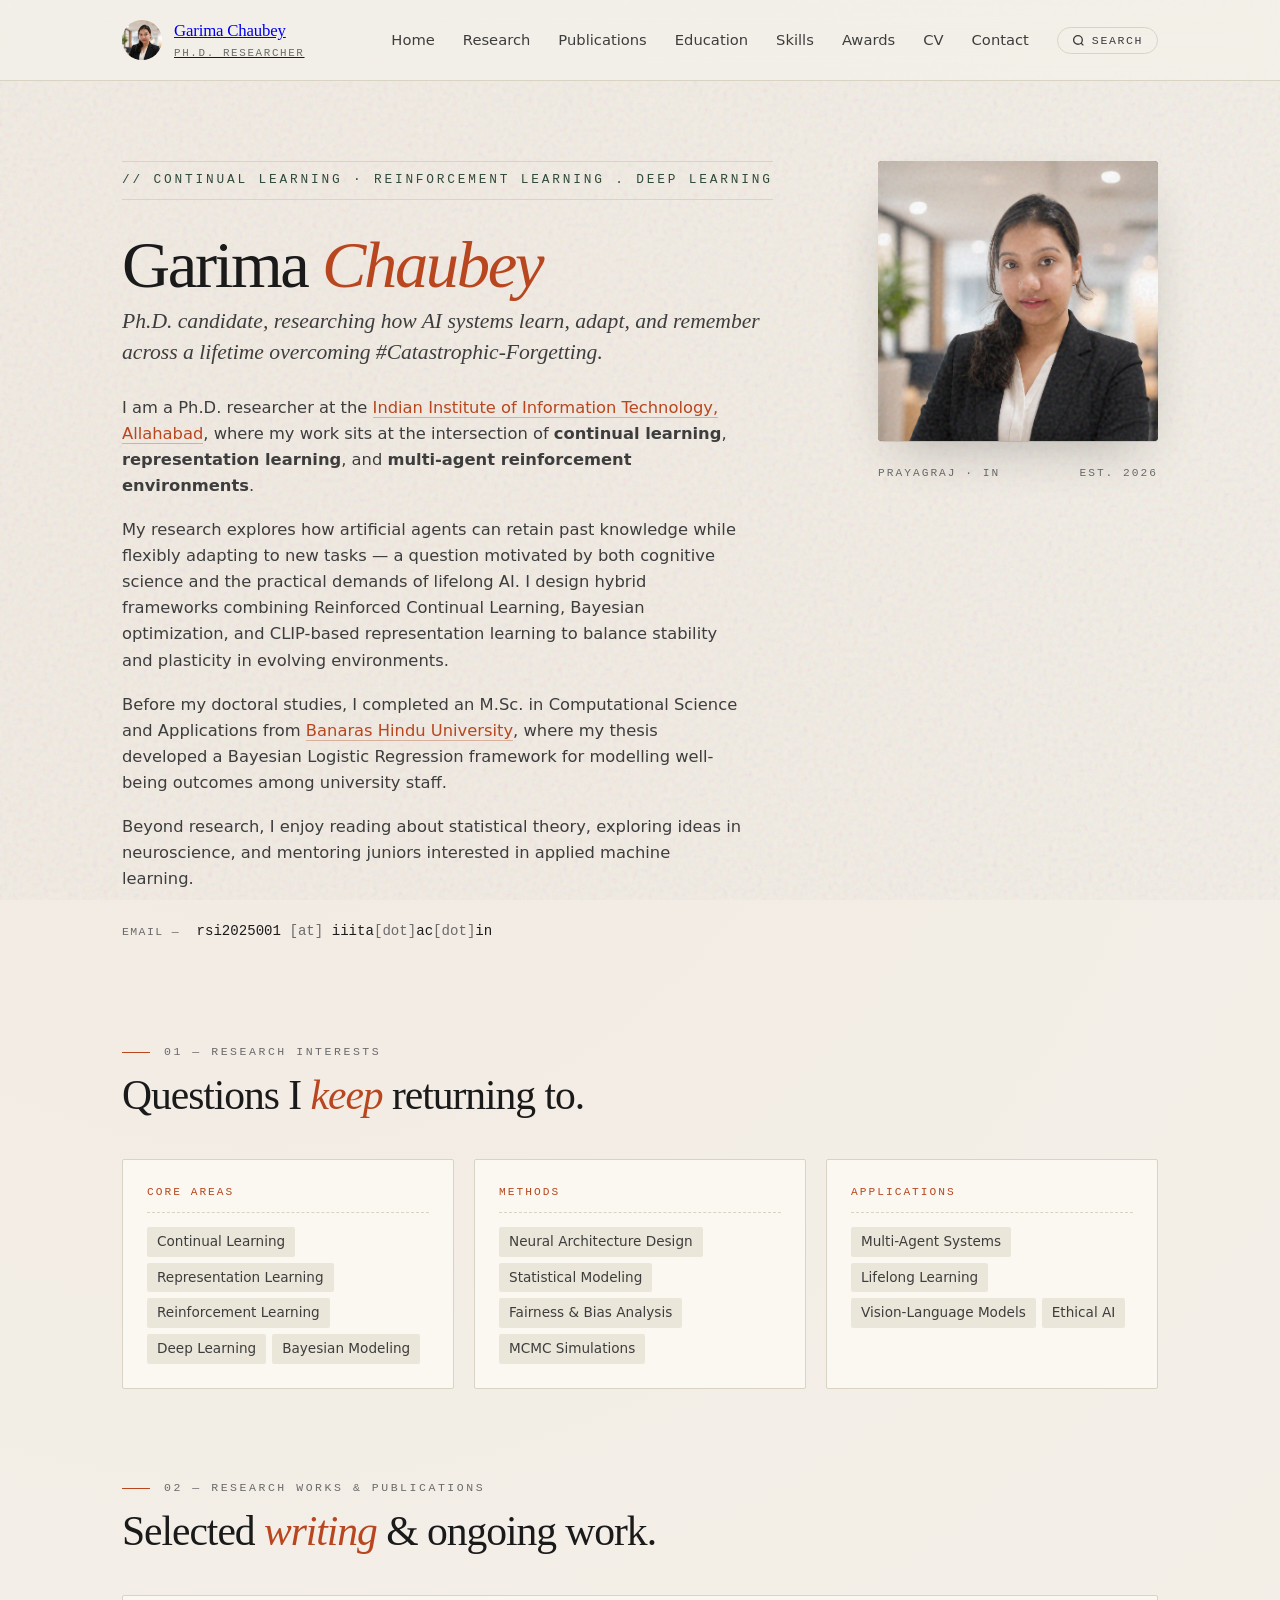
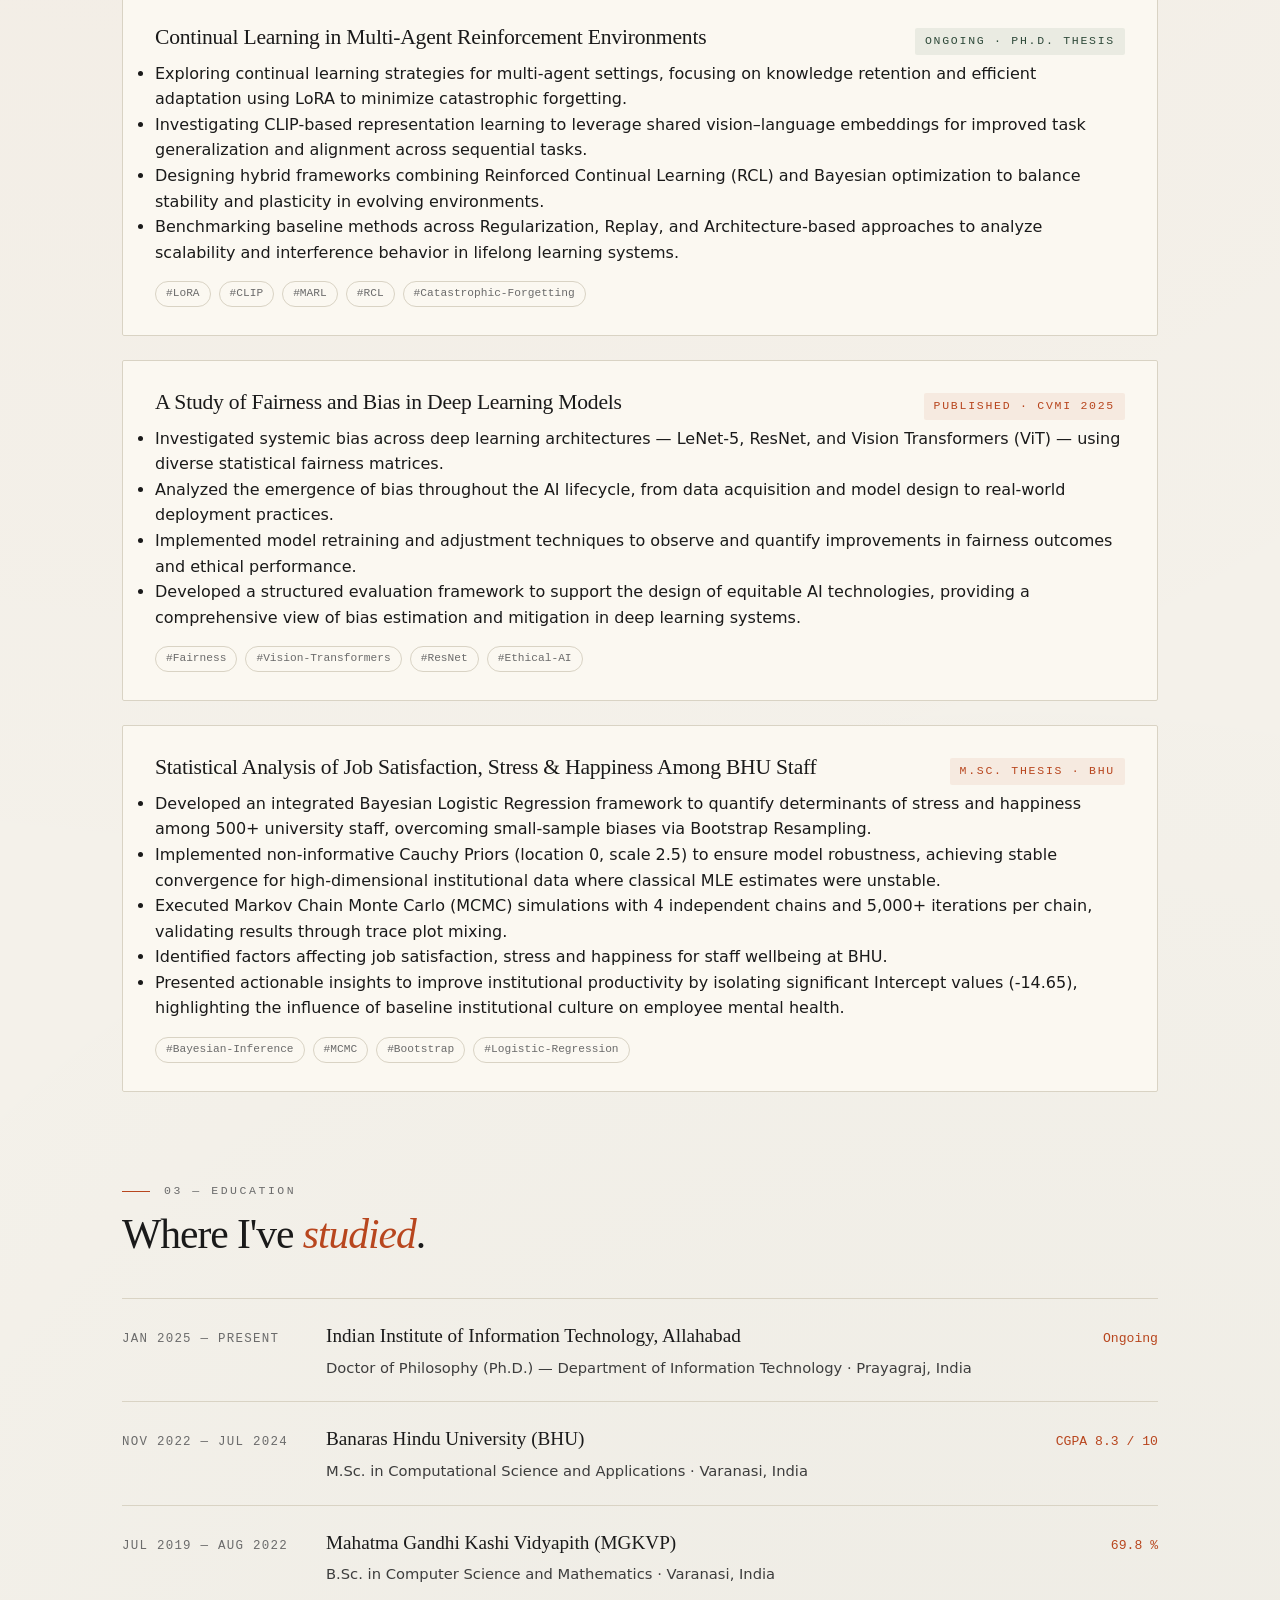
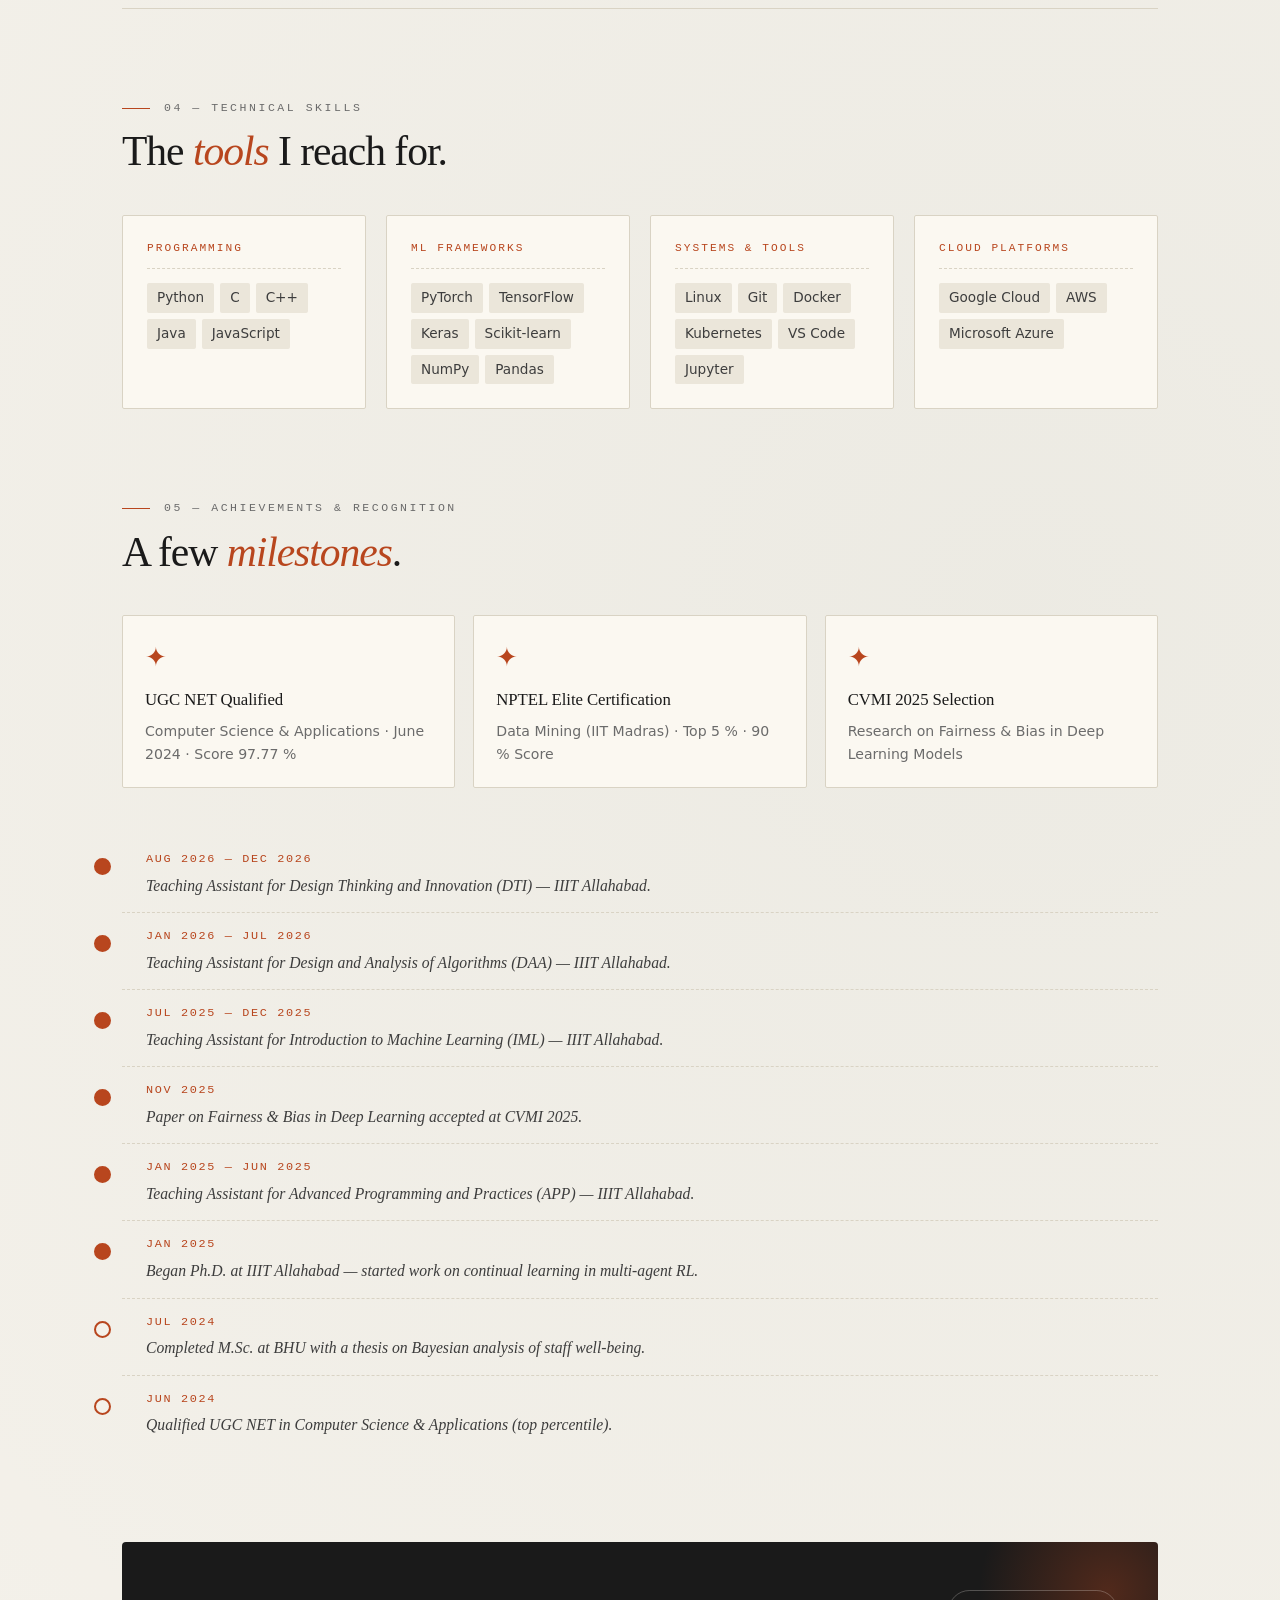
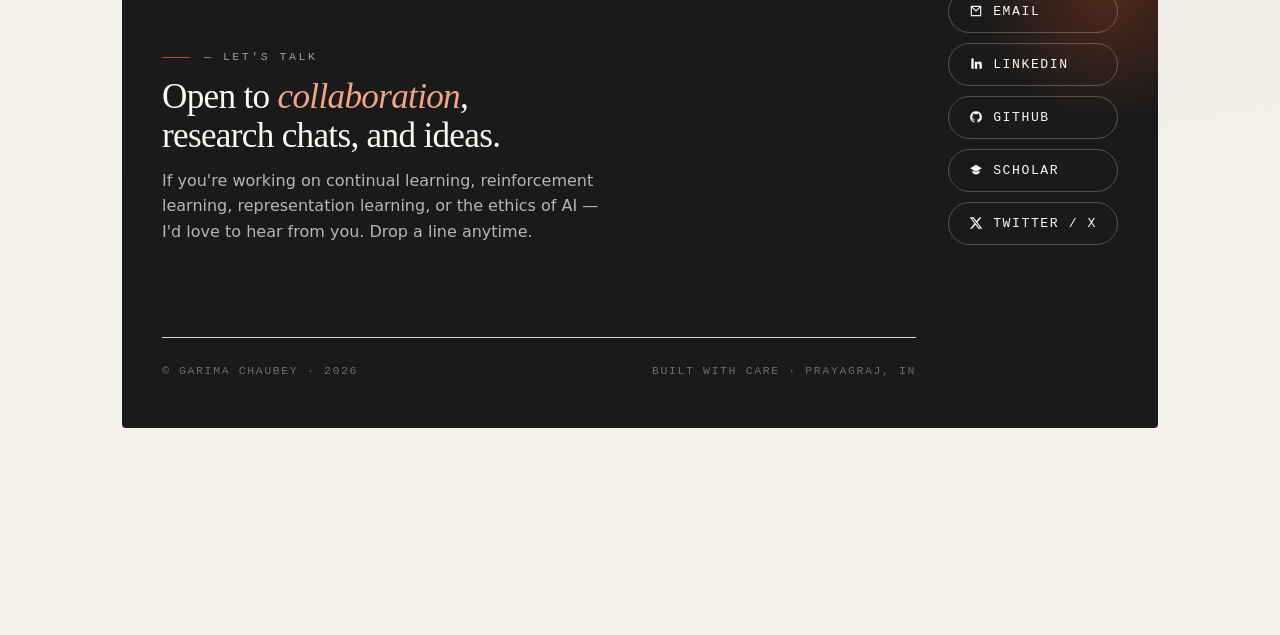
<file: index.html>
<!DOCTYPE html>
<html lang="en">
<head>
  <meta charset="UTF-8" />
  <meta name="viewport" content="width=device-width, initial-scale=1.0" />
  <title>Garima Chaubey — Continual Learning Researcher</title>
  <meta name="description" content="Ph.D. candidate at IIIT Allahabad researching Continual Learning, Representation Learning, and Multi-Agent Reinforcement Learning." />
  <meta property="og:title" content="Garima Chaubey — Continual Learning Researcher" />
  <meta property="og:description" content="Ph.D. candidate at IIIT Allahabad researching Continual Learning, Representation Learning, and Multi-Agent Reinforcement Learning." />
  <meta property="og:image" content="garima.png" />
  <meta property="og:image:alt" content="Portrait of Garima Chaubey" />
  <meta property="og:type" content="website" />
  <meta name="twitter:card" content="summary_large_image" />
  <meta name="twitter:title" content="Garima Chaubey — Continual Learning Researcher" />
  <meta name="twitter:description" content="Ph.D. candidate at IIIT Allahabad researching Continual Learning, Representation Learning, and Multi-Agent Reinforcement Learning." />
  <meta name="twitter:image" content="garima.png" />
  <link rel="stylesheet" href="styles/site.css" />
</head>
<body id="top">
  <nav>
    <div class="nav-inner">
      <a class="brand" href="#top">
        <img src="garima.png" alt="Garima Chaubey" class="profile-image" />
        <div>
          Garima Chaubey
          <small>Ph.D. Researcher</small>
        </div>
      </a>
      <button class="menu-btn" id="menuBtn" aria-label="Menu">≡</button>
      <ul class="nav-links" id="navLinks">
        <li><a href="#top">Home</a></li>
        <li><a href="#research">Research</a></li>
        <li><a href="#publications">Publications</a></li>
        <li><a href="#education">Education</a></li>
        <li><a href="#skills">Skills</a></li>
        <li><a href="#achievements">Awards</a></li>
        <li><a href="Garima_Resume_updated.pdf" target="_blank">CV</a></li>
        <li><a href="#contact">Contact</a></li>
        <li>
          <button id="searchBtn" aria-label="Search">
            <svg width="13" height="13" viewBox="0 0 24 24" fill="none" stroke="currentColor" stroke-width="2.5"><circle cx="11" cy="11" r="8"/><path d="m21 21-4.35-4.35"/></svg>
            Search
          </button>
        </li>
      </ul>
    </div>
  </nav>

  <div id="searchModal">
    <div class="modal-panel">
      <div class="modal-header">
        <svg width="16" height="16" viewBox="0 0 24 24" fill="none" stroke="var(--muted)" stroke-width="2.5"><circle cx="11" cy="11" r="8"/><path d="m21 21-4.35-4.35"/></svg>
        <input id="searchInput" type="text" placeholder="Search anything — research, skills, education…" class="search-input" />
        <button id="closeSearch">✕</button>
      </div>
      <div id="searchResults"></div>
      <div class="search-hint">Press ESC to close</div>
    </div>
  </div>

  <main id="site-main">
    <!-- HERO -->
    <section class="hero">
      <div>
        <span class="tagline fade-in">// Continual Learning · Reinforcement Learning . Deep Learning</span>
        <h1 class="fade-in d1">Garima <em>Chaubey</em></h1>
        <p class="role fade-in d2">Ph.D. candidate, researching how AI systems learn, adapt, and remember across a lifetime overcoming #Catastrophic-Forgetting.</p>

        <div class="bio fade-in d3">
          <p>I am a Ph.D. researcher at the <a href="https://www.iiita.ac.in/" target="_blank" rel="noopener">Indian Institute of Information Technology, Allahabad</a>, where my work sits at the intersection of <strong>continual learning</strong>, <strong>representation learning</strong>, and <strong>multi-agent reinforcement environments</strong>.</p>

          <p>My research explores how artificial agents can retain past knowledge while flexibly adapting to new tasks — a question motivated by both cognitive science and the practical demands of lifelong AI. I design hybrid frameworks combining Reinforced Continual Learning, Bayesian optimization, and CLIP-based representation learning to balance stability and plasticity in evolving environments.</p>

          <p>Before my doctoral studies, I completed an M.Sc. in Computational Science and Applications from <a href="https://www.bhu.ac.in/" target="_blank" rel="noopener">Banaras Hindu University</a>, where my thesis developed a Bayesian Logistic Regression framework for modelling well-being outcomes among university staff.</p>

          <p>Beyond research, I enjoy reading about statistical theory, exploring ideas in neuroscience, and mentoring juniors interested in applied machine learning.</p>

          <div class="email-line">
            <strong>Email —</strong> rsi2025001<span style="color:var(--muted)"> [at] </span>iiita<span style="color:var(--muted)">[dot]</span>ac<span style="color:var(--muted)">[dot]</span>in
          </div>
        </div>
      </div>

      <aside class="portrait fade-in d2">
        <div class="portrait-frame"><img src="garima.png" alt="Garima Chaubey" class="profile-image"></div>
        <div class="portrait-meta">
          <span>Prayagraj · IN</span>
          <span>Est. 2026</span>
        </div>
      </aside>
    </section>

    <!-- RESEARCH -->
    <section class="section" id="research">
      <div class="section-label">01 — Research Interests</div>
      <h2 class="section-title">Questions I <em>keep</em> returning to.</h2>

      <div class="skills-grid">
        <div class="skill-card">
          <div class="skill-heading">Core Areas</div>
          <div class="skill-list">
            <span class="skill-chip">Continual Learning</span>
            <span class="skill-chip">Representation Learning</span>
            <span class="skill-chip">Reinforcement Learning</span>
            <span class="skill-chip">Deep Learning</span>
            <span class="skill-chip">Bayesian Modeling</span>
          </div>
        </div>
        <div class="skill-card">
          <div class="skill-heading">Methods</div>
          <div class="skill-list">
            <span class="skill-chip">Neural Architecture Design</span>
            <span class="skill-chip">Statistical Modeling</span>
            <span class="skill-chip">Fairness &amp; Bias Analysis</span>
            <span class="skill-chip">MCMC Simulations</span>
          </div>
        </div>
        <div class="skill-card">
          <div class="skill-heading">Applications</div>
          <div class="skill-list">
            <span class="skill-chip">Multi-Agent Systems</span>
            <span class="skill-chip">Lifelong Learning</span>
            <span class="skill-chip">Vision-Language Models</span>
            <span class="skill-chip">Ethical AI</span>
          </div>
        </div>
      </div>
    </section>

    <!-- PUBLICATIONS -->
    <section class="section" id="publications">
      <div class="section-label">02 — Research Works &amp; Publications</div>
      <h2 class="section-title">Selected <em>writing</em> &amp; ongoing work.</h2>

      <div class="research-grid">

        <article class="research-item">
          <div class="research-head">
            <h3 class="research-title">Continual Learning in Multi-Agent Reinforcement Environments</h3>
            <span class="research-venue ongoing">Ongoing · Ph.D. Thesis</span>
          </div>
          <ul class="research-bullets">
            <li>Exploring continual learning strategies for multi-agent settings, focusing on knowledge retention and efficient adaptation using LoRA to minimize catastrophic forgetting.</li>
            <li>Investigating CLIP-based representation learning to leverage shared vision–language embeddings for improved task generalization and alignment across sequential tasks.</li>
            <li>Designing hybrid frameworks combining Reinforced Continual Learning (RCL) and Bayesian optimization to balance stability and plasticity in evolving environments.</li>
            <li>Benchmarking baseline methods across Regularization, Replay, and Architecture-based approaches to analyze scalability and interference behavior in lifelong learning systems.</li>
          </ul>
          <div class="research-tags">
            <span class="tag">#LoRA</span>
            <span class="tag">#CLIP</span>
            <span class="tag">#MARL</span>
            <span class="tag">#RCL</span>
            <span class="tag">#Catastrophic-Forgetting</span>
          </div>
        </article>

        <article class="research-item">
          <div class="research-head">
            <h3 class="research-title">A Study of Fairness and Bias in Deep Learning Models</h3>
            <span class="research-venue">Published · CVMI 2025</span>
          </div>
          <ul class="research-bullets">
            <li>Investigated systemic bias across deep learning architectures — LeNet-5, ResNet, and Vision Transformers (ViT) — using diverse statistical fairness matrices.</li>
            <li>Analyzed the emergence of bias throughout the AI lifecycle, from data acquisition and model design to real-world deployment practices.</li>
            <li>Implemented model retraining and adjustment techniques to observe and quantify improvements in fairness outcomes and ethical performance.</li>
            <li>Developed a structured evaluation framework to support the design of equitable AI technologies, providing a comprehensive view of bias estimation and mitigation in deep learning systems.</li>
          </ul>
          <div class="research-tags">
            <span class="tag">#Fairness</span>
            <span class="tag">#Vision-Transformers</span>
            <span class="tag">#ResNet</span>
            <span class="tag">#Ethical-AI</span>
          </div>
        </article>

        <article class="research-item">
          <div class="research-head">
            <h3 class="research-title">Statistical Analysis of Job Satisfaction, Stress &amp; Happiness Among BHU Staff</h3>
            <span class="research-venue">M.Sc. Thesis · BHU</span>
          </div>
          <ul class="research-bullets">
            <li>Developed an integrated Bayesian Logistic Regression framework to quantify determinants of stress and happiness among 500+ university staff, overcoming small-sample biases via Bootstrap Resampling.</li>
            <li>Implemented non-informative Cauchy Priors (location 0, scale 2.5) to ensure model robustness, achieving stable convergence for high-dimensional institutional data where classical MLE estimates were unstable.</li>
            <li>Executed Markov Chain Monte Carlo (MCMC) simulations with 4 independent chains and 5,000+ iterations per chain, validating results through trace plot mixing.</li>
            <li>Identified factors affecting job satisfaction, stress and happiness for staff wellbeing at BHU.</li>
            <li>Presented actionable insights to improve institutional productivity by isolating significant Intercept values (-14.65), highlighting the influence of baseline institutional culture on employee mental health.</li>
          </ul>
          <div class="research-tags">
            <span class="tag">#Bayesian-Inference</span>
            <span class="tag">#MCMC</span>
            <span class="tag">#Bootstrap</span>
            <span class="tag">#Logistic-Regression</span>
          </div>
        </article>

      </div>
    </section>

    <!-- EDUCATION -->
    <section class="section" id="education">
      <div class="section-label">03 — Education</div>
      <h2 class="section-title">Where I've <em>studied</em>.</h2>

      <div class="edu-list">
        <div class="edu-item">
          <div class="edu-date">Jan 2025 — Present</div>
          <div class="edu-body">
            <h3>Indian Institute of Information Technology, Allahabad</h3>
            <p>Doctor of Philosophy (Ph.D.) — Department of Information Technology · Prayagraj, India</p>
          </div>
          <div class="edu-score">Ongoing</div>
        </div>

        <div class="edu-item">
          <div class="edu-date">Nov 2022 — Jul 2024</div>
          <div class="edu-body">
            <h3>Banaras Hindu University (BHU)</h3>
            <p>M.Sc. in Computational Science and Applications · Varanasi, India</p>
          </div>
          <div class="edu-score">CGPA 8.3 / 10</div>
        </div>

        <div class="edu-item">
          <div class="edu-date">Jul 2019 — Aug 2022</div>
          <div class="edu-body">
            <h3>Mahatma Gandhi Kashi Vidyapith (MGKVP)</h3>
            <p>B.Sc. in Computer Science and Mathematics · Varanasi, India</p>
          </div>
          <div class="edu-score">69.8 %</div>
        </div>
      </div>
    </section>

    <!-- SKILLS -->
    <section class="section" id="skills">
      <div class="section-label">04 — Technical Skills</div>
      <h2 class="section-title">The <em>tools</em> I reach for.</h2>

      <div class="skills-grid">
        <div class="skill-card">
          <div class="skill-heading">Programming</div>
          <div class="skill-list">
            <span class="skill-chip">Python</span>
            <span class="skill-chip">C</span>
            <span class="skill-chip">C++</span>
            <span class="skill-chip">Java</span>
            <span class="skill-chip">JavaScript</span>
          </div>
        </div>
        <div class="skill-card">
          <div class="skill-heading">ML Frameworks</div>
          <div class="skill-list">
            <span class="skill-chip">PyTorch</span>
            <span class="skill-chip">TensorFlow</span>
            <span class="skill-chip">Keras</span>
            <span class="skill-chip">Scikit-learn</span>
            <span class="skill-chip">NumPy</span>
            <span class="skill-chip">Pandas</span>
          </div>
        </div>
        <div class="skill-card">
          <div class="skill-heading">Systems &amp; Tools</div>
          <div class="skill-list">
            <span class="skill-chip">Linux</span>
            <span class="skill-chip">Git</span>
            <span class="skill-chip">Docker</span>
            <span class="skill-chip">Kubernetes</span>
            <span class="skill-chip">VS Code</span>
            <span class="skill-chip">Jupyter</span>
          </div>
        </div>
        <div class="skill-card">
          <div class="skill-heading">Cloud Platforms</div>
          <div class="skill-list">
            <span class="skill-chip">Google Cloud</span>
            <span class="skill-chip">AWS</span>
            <span class="skill-chip">Microsoft Azure</span>
          </div>
        </div>
      </div>
    </section>

    <!-- ACHIEVEMENTS -->
    <section class="section" id="achievements">
      <div class="section-label">05 — Achievements &amp; Recognition</div>
      <h2 class="section-title">A few <em>milestones</em>.</h2>

      <div class="award-grid">
        <div class="award">
          <span class="award-icon">✦</span>
          <div class="award-title">UGC NET Qualified</div>
          <div class="award-desc">Computer Science &amp; Applications · June 2024 · Score 97.77 %</div>
        </div>
        <div class="award">
          <span class="award-icon">✦</span>
          <div class="award-title">NPTEL Elite Certification</div>
          <div class="award-desc">Data Mining (IIT Madras) · Top 5 % · 90 % Score</div>
        </div>
        <div class="award">
          <span class="award-icon">✦</span>
          <div class="award-title">CVMI 2025 Selection</div>
          <div class="award-desc">Research on Fairness &amp; Bias in Deep Learning Models</div>
        </div>
      </div>

      <div class="timeline-item milestone" style="margin-top:48px">
          <div class="timeline-date">Aug 2026 — Dec 2026</div>
          <div class="timeline-desc">Teaching Assistant for Design Thinking and Innovation (DTI) — IIIT Allahabad.</div>
      </div>
      <div class="timeline-item milestone">
          <div class="timeline-date">Jan 2026 — Jul 2026</div>
          <div class="timeline-desc">Teaching Assistant for Design and Analysis of Algorithms (DAA) — IIIT Allahabad.</div>
        </div>
        <div class="timeline-item milestone">
          <div class="timeline-date">Jul 2025 — Dec 2025</div>
          <div class="timeline-desc">Teaching Assistant for Introduction to Machine Learning (IML) — IIIT Allahabad.</div>
        </div>
        <div class="timeline-item milestone">
          <div class="timeline-date">Nov 2025</div>
          <div class="timeline-desc">Paper on Fairness &amp; Bias in Deep Learning accepted at CVMI 2025.</div>
        </div>
        <div class="timeline-item milestone">
          <div class="timeline-date">Jan 2025 — Jun 2025</div>
          <div class="timeline-desc">Teaching Assistant for Advanced Programming and Practices (APP) — IIIT Allahabad.</div>
        </div>
        <div class="timeline-item milestone">
          <div class="timeline-date">Jan 2025</div>
          <div class="timeline-desc">Began Ph.D. at IIIT Allahabad — started work on continual learning in multi-agent RL.</div>
        </div>
        <div class="timeline-item">
          <div class="timeline-date">Jul 2024</div>
          <div class="timeline-desc">Completed M.Sc. at BHU with a thesis on Bayesian analysis of staff well-being.</div>
        </div>
        <div class="timeline-item">
          <div class="timeline-date">Jun 2024</div>
          <div class="timeline-desc">Qualified UGC NET in Computer Science &amp; Applications (top percentile).</div>
        </div>
      </div>
    </section>

    <!-- CONTACT -->
    <section class="section" id="contact">
      <div class="contact-card">
        <div>
          <div class="section-label" style="color:rgba(251,248,241,.6)">— Let's talk</div>
          <h2>Open to <em>collaboration</em>,<br>research chats, and ideas.</h2>
          <p>If you're working on continual learning, reinforcement learning, representation learning, or the ethics of AI — I'd love to hear from you. Drop a line anytime.</p>
        </div>
        <div class="socials">
          <a href="mailto:rsi2025001@iiita.ac.in">
            <svg viewBox="0 0 24 24" fill="none" stroke="currentColor" stroke-width="2"><path d="M4 4h16v16H4z M4 4l8 8 8-8"/></svg>
            Email
          </a>
          <a href="https://www.linkedin.com/in/garima3107" target="_blank" rel="noopener">
            <svg viewBox="0 0 24 24" fill="currentColor"><path d="M4 4h4v16H4zM6 2a2 2 0 110 4 2 2 0 010-4zM10 8h4v2c.6-1.2 2-2.2 4-2.2 3 0 4 2 4 5V20h-4v-6c0-1.5-.5-2.5-2-2.5s-2 1-2 2.5V20h-4V8z"/></svg>
            LinkedIn
          </a>
          <a href="https://github.com/GarimaChaubey" target="_blank" rel="noopener">
            <svg viewBox="0 0 24 24" fill="currentColor"><path d="M12 2a10 10 0 00-3.16 19.49c.5.09.68-.22.68-.48v-1.7c-2.78.6-3.37-1.34-3.37-1.34-.45-1.16-1.1-1.47-1.1-1.47-.9-.62.07-.6.07-.6 1 .07 1.53 1.03 1.53 1.03.9 1.52 2.34 1.08 2.9.83.1-.64.35-1.08.63-1.33-2.22-.25-4.55-1.1-4.55-4.93 0-1.1.4-2 1.03-2.7-.1-.25-.45-1.27.1-2.64 0 0 .83-.27 2.75 1.02a9.56 9.56 0 015 0c1.9-1.3 2.75-1.02 2.75-1.02.55 1.37.2 2.4.1 2.64.64.7 1.03 1.6 1.03 2.7 0 3.84-2.34 4.68-4.57 4.93.36.3.67.9.67 1.85v2.74c0 .27.18.58.68.48A10 10 0 0012 2z"/></svg>
            GitHub
          </a>
          <a href="https://scholar.google.com/citations?user=V1QXFP0AAAAJ&hl=en" target="_blank" rel="noopener">
            <svg viewBox="0 0 24 24" fill="currentColor"><path d="M12 3L2 9l10 6 10-6-10-6zM6 13v4l6 3 6-3v-4l-6 3-6-3z"/></svg>
            Scholar
          </a>
          <a href="https://x.com/Garima68793847" target="_blank" rel="noopener">
            <svg viewBox="0 0 24 24" fill="currentColor"><path d="M18.244 2.25h3.308l-7.227 8.26 8.502 11.24H16.17l-5.214-6.817L4.99 21.75H1.68l7.73-8.835L1.254 2.25H8.08l4.713 6.231zm-1.161 17.52h1.833L7.084 4.126H5.117z"/></svg>
            Twitter / X
          </a>
        </div>

        <footer>
          <span>© Garima Chaubey · 2026</span>
          <span>Built with care · Prayagraj, IN</span>
        </footer>
      </div>
    </section>
  </main>

  <script>
  (function(){
    const index = [
      { title:"About Me", section:"Hero", keywords:"garima chaubey phd researcher iiit allahabad continual learning representation reinforcement ai", href:"#top" },
      { title:"Continual Learning in Multi-Agent Reinforcement Environments", section:"Research", keywords:"continual learning multi agent reinforcement lora clip rcl bayesian catastrophic forgetting marl phd thesis ongoing", href:"#research" },
      { title:"Fairness and Bias in Deep Learning Models", section:"Publications", keywords:"fairness bias deep learning lenet resnet vision transformer cvmi 2025 published ethical ai", href:"#publications" },
      { title:"Statistical Analysis of Job Satisfaction BHU", section:"Publications", keywords:"bayesian logistic regression stress happiness bhu msc thesis", href:"#publications" },
      { title:"Ph.D. — IIIT Allahabad", section:"Education", keywords:"phd computer science engineering iiit allahabad prayagraj 2025", href:"#education" },
      { title:"M.Sc. — Banaras Hindu University", section:"Education", keywords:"msc computational science applications bhu varanasi", href:"#education" },
      { title:"B.Sc. — MGKVP", section:"Education", keywords:"bsc computer science mathematics mgkvp varanasi", href:"#education" },
      { title:"Python, C++, Java, JavaScript", section:"Skills", keywords:"python c cpp java javascript programming languages", href:"#skills" },
      { title:"PyTorch, TensorFlow, Keras, Scikit-learn", section:"Skills", keywords:"pytorch tensorflow keras scikit learn numpy pandas", href:"#skills" },
      { title:"Linux, Git, Docker, Kubernetes", section:"Skills", keywords:"linux git docker kubernetes", href:"#skills" },
      { title:"Google Cloud, AWS, Azure", section:"Skills", keywords:"google cloud gcp aws azure", href:"#skills" },
      { title:"UGC NET Qualified — 97.77%", section:"Achievements", keywords:"ugc net june 2024 computer science 97.77 score qualified", href:"#achievements" },
      { title:"NPTEL Elite — Data Mining", section:"Achievements", keywords:"nptel elite certification data mining top 5 percent 90 score", href:"#achievements" },
      { title:"CVMI 2025 Selected", section:"Achievements", keywords:"cvmi 2025 conference selected fairness bias deep learning", href:"#achievements" },
      { title:"Teaching Assistant — DAA", section:"Achievements", keywords:"teaching assistant design analysis algorithm daa", href:"#achievements" },
      { title:"Teaching Assistant — IML", section:"Achievements", keywords:"teaching assistant introduction machine learning iml", href:"#achievements" },
      { title:"Teaching Assistant — APP", section:"Achievements", keywords:"teaching assistant advanced programming practices app", href:"#achievements" },
      { title:"Contact & Social Links", section:"Contact", keywords:"email linkedin github google scholar twitter contact", href:"#contact" },
    ];

    const modal = document.getElementById('searchModal');
    const input = document.getElementById('searchInput');
    const results = document.getElementById('searchResults');

    function openSearch(){
      modal.style.display='block';
      setTimeout(()=>input.focus(),50);
      renderResults('');
    }
    function closeSearch(){
      modal.style.display='none';
      input.value='';
      results.innerHTML='';
    }

    document.getElementById('searchBtn').addEventListener('click', openSearch);
    document.getElementById('closeSearch').addEventListener('click', closeSearch);
    modal.addEventListener('click', e => { if (e.target === modal) closeSearch(); });
    document.addEventListener('keydown', e => { if (e.key === 'Escape') closeSearch(); });

    function renderResults(query){
      const q = query.toLowerCase().trim();
      const filtered = q === '' ? index : index.filter(item =>
        item.title.toLowerCase().includes(q) ||
        item.keywords.toLowerCase().includes(q) ||
        item.section.toLowerCase().includes(q)
      );
      if(filtered.length === 0){
        results.innerHTML = '<div class="search-empty">No results found for "<strong>'+query+'</strong>"</div>';
        return;
      }
      results.innerHTML = filtered.map(item => `
        <a href="${item.href}" onclick="closeSearch()" class="search-result-link">
          <span class="search-result-title">${highlight(item.title, q)}</span>
          <span class="search-result-section">${item.section}</span>
        </a>
      `).join('');
    }

    function highlight(text, query){
      if(!query) return text;
      const re = new RegExp('('+query.replace(/[.*+?^${}()|[\\]\\]/g,'\\$&')+')', 'gi');
      return text.replace(re, '<mark class="search-highlight">$1</mark>');
    }

    input.addEventListener('input', e => renderResults(e.target.value));
    window.closeSearch = closeSearch;

    const menuBtn = document.getElementById('menuBtn');
    const navLinks = document.getElementById('navLinks');
    menuBtn?.addEventListener('click', () => navLinks.classList.toggle('open'));
    document.querySelectorAll('.nav-links a').forEach(a => a.addEventListener('click', (e) => {
      navLinks.classList.remove('open');
      const href = a.getAttribute('href');
      if(href && href.startsWith('#')) {
        e.preventDefault();
        const target = document.querySelector(href);
        if(target) target.scrollIntoView({ behavior: 'smooth' });
      }
    }));
  })();
  </script>

  </body>
</html>
</file>
<file: styles/site.css>
:root{
    --bg:#f4f1ea;
    --bg-2:#ebe6da;
    --ink:#1a1a1a;
    --ink-soft:#3d3d3d;
    --muted:#6b6b6b;
    --accent:#b8461e;
    --accent-2:#2f4a3a;
    --rule:#d9d3c4;
    --paper:#fbf8f1;
  }
  *{box-sizing:border-box;margin:0;padding:0}
  html{scroll-behavior:smooth}
  body{
    font-family:'Inter Tight', system-ui, sans-serif;
    background:var(--bg);
    color:var(--ink);
    line-height:1.6;
    font-size:16px;
    -webkit-font-smoothing:antialiased;
    background-image:
      radial-gradient(circle at 20% 10%, rgba(184,70,30,0.04) 0%, transparent 40%),
      radial-gradient(circle at 80% 70%, rgba(47,74,58,0.04) 0%, transparent 40%);
  }
  /* Grain overlay */
  body::before{
    content:"";
    position:fixed;inset:0;
    pointer-events:none;
    opacity:.35;
    z-index:1;
    background-image:url("data:image/svg+xml,%3Csvg viewBox='0 0 200 200' xmlns='http://www.w3.org/2000/svg'%3E%3Cfilter id='n'%3E%3CfeTurbulence type='fractalNoise' baseFrequency='0.9' numOctaves='3' /%3E%3C/filter%3E%3Crect width='100%25' height='100%25' filter='url(%23n)' opacity='0.4'/%3E%3C/svg%3E");
  }

  /* NAV */
  nav{
    position:sticky;top:0;z-index:50;
    backdrop-filter:blur(14px);
    background:rgba(244,241,234,0.78);
    border-bottom:1px solid var(--rule);
  }
  .nav-inner{
    max-width:1100px;margin:0 auto;
    padding:18px 32px;
    display:flex;align-items:center;justify-content:space-between;
  }
  .brand{
    display:flex;align-items:center;gap:12px;
    font-family:'Fraunces',serif;
    font-weight:500;
    font-size:1.05rem;
    letter-spacing:-.01em;
  }
  .brand .profile-image{
    width:40px;
    height:40px;
    border-radius:50%;
    object-fit:cover;
  }
  .brand-avatar{
    width:38px;height:38px;border-radius:50%;
    background:linear-gradient(135deg, var(--accent) 0%, var(--accent-2) 100%);
    display:grid;place-items:center;
    color:var(--paper);
    font-weight:600;font-size:.88rem;
    font-family:'Inter Tight',sans-serif;
    letter-spacing:.02em;
  }
  .brand small{
    display:block;
    font-family:'JetBrains Mono',monospace;
    font-size:.68rem;
    color:var(--muted);
    text-transform:uppercase;letter-spacing:.15em;
    font-weight:400;
  }
  .nav-links{display:flex;gap:28px;align-items:center;list-style:none}
  .nav-links a{
    color:var(--ink-soft);text-decoration:none;
    font-size:.92rem;font-weight:500;
    position:relative;
    transition:color .2s;
  }
  .nav-links a::after{
    content:"";position:absolute;left:0;bottom:-4px;
    width:0;height:1px;background:var(--accent);
    transition:width .3s ease;
  }
  .nav-links a:hover{color:var(--accent)}
  .nav-links a:hover::after{width:100%}
  .menu-btn{display:none;background:none;border:none;cursor:pointer;font-size:1.4rem;color:var(--ink)}

  /* LAYOUT */
  main{
    max-width:1100px;margin:0 auto;
    padding:80px 32px 120px;
    position:relative;z-index:2;
  }

  /* HERO */
  .hero{
    display:grid;
    grid-template-columns:1fr 280px;
    gap:64px;
    align-items:start;
    margin-bottom:100px;
  }
  .hero h1{
    font-family:'Fraunces',serif;
    font-size:clamp(2.6rem, 5.2vw, 4.2rem);
    font-weight:400;
    line-height:1;
    letter-spacing:-.035em;
    margin-bottom:8px;
  }
  .hero h1 em{
    font-style:italic;
    color:var(--accent);
    font-weight:300;
  }
  .tagline{
    font-family:'JetBrains Mono',monospace;
    font-size:.8rem;
    text-transform:uppercase;
    letter-spacing:.22em;
    color:var(--accent-2);
    margin-bottom:32px;
    display:inline-block;
    border-top:1px solid var(--rule);
    border-bottom:1px solid var(--rule);
    padding:8px 0;
  }
  .role{
    font-family:'Fraunces',serif;
    font-style:italic;
    font-size:1.35rem;
    font-weight:300;
    color:var(--ink-soft);
    margin-bottom:28px;
    line-height:1.4;
  }
  .bio p{
    font-size:1.02rem;
    color:var(--ink-soft);
    margin-bottom:18px;
    max-width:60ch;
  }
  .bio a{
    color:var(--accent);
    text-decoration:none;
    border-bottom:1px solid rgba(184,70,30,.35);
    transition:border-color .2s;
  }
  .bio a:hover{border-bottom-color:var(--accent)}
  .email-line{
    margin-top:28px;
    font-family:'JetBrains Mono',monospace;
    font-size:.88rem;
    color:var(--ink);
  }
  .email-line strong{
    color:var(--muted);font-weight:400;margin-right:8px;
    text-transform:uppercase;letter-spacing:.12em;font-size:.72rem;
  }

  /* Portrait card */
  .portrait{
    position:sticky;top:100px;
  }
  .portrait-frame{
    background:linear-gradient(135deg, var(--accent) 0%, #8a3316 50%, var(--accent-2) 100%);
    border-radius:4px;
    position:relative;
    overflow:hidden;
    box-shadow:
      0 1px 0 rgba(0,0,0,.1),
      0 20px 50px -20px rgba(26,26,26,.3);
    display:inline-block;
    width:100%;
  }
  .portrait-frame img{
    width:100%;
    height:auto;
    display:block;
    object-fit:cover;
  }
  .portrait-frame::before{
    content:"";
    position:absolute;inset:0;
    background:
      radial-gradient(circle at 30% 30%, rgba(255,255,255,.18) 0%, transparent 40%),
      url("data:image/svg+xml,%3Csvg viewBox='0 0 100 100' xmlns='http://www.w3.org/2000/svg'%3E%3Cfilter id='n'%3E%3CfeTurbulence type='fractalNoise' baseFrequency='0.8' /%3E%3C/filter%3E%3Crect width='100%25' height='100%25' filter='url(%23n)' opacity='0.18'/%3E%3C/svg%3E");
  }
  .portrait-initials{
    position:absolute;inset:0;
    display:grid;place-items:center;
    font-family:'Fraunces',serif;
    font-size:5rem;
    color:var(--paper);
    font-weight:300;
    letter-spacing:-.05em;
    z-index:2;
  }
  .portrait-meta{
    margin-top:16px;
    font-family:'JetBrains Mono',monospace;
    font-size:.7rem;
    text-transform:uppercase;
    letter-spacing:.18em;
    color:var(--muted);
    display:flex;justify-content:space-between;
  }

  /* SECTION HEADERS */
  .section{
    margin-bottom:90px;
    scroll-margin-top:90px;
  }
  .section-label{
    font-family:'JetBrains Mono',monospace;
    font-size:.72rem;
    text-transform:uppercase;
    letter-spacing:.22em;
    color:var(--muted);
    margin-bottom:12px;
    display:flex;align-items:center;gap:14px;
  }
  .section-label::before{
    content:"";width:28px;height:1px;background:var(--accent);
  }
  .section-title{
    font-family:'Fraunces',serif;
    font-size:clamp(1.8rem, 3.4vw, 2.6rem);
    font-weight:400;
    letter-spacing:-.025em;
    margin-bottom:40px;
    line-height:1.1;
  }
  .section-title em{font-style:italic;color:var(--accent)}

  /* RESEARCH CARDS */
  .research-grid{display:grid;gap:24px}
  .research-item{
    padding:28px 32px;
    background:var(--paper);
    border:1px solid var(--rule);
    border-radius:2px;
    position:relative;
    transition:transform .3s ease, box-shadow .3s ease;
    overflow:hidden;
  }
  .research-item:hover{
    transform:translateY(-2px);
    box-shadow:0 20px 40px -25px rgba(26,26,26,.2);
  }
  .research-item::before{
    content:"";
    position:absolute;top:0;left:0;width:3px;height:100%;
    background:var(--accent);
    transform:scaleY(0);transform-origin:top;
    transition:transform .4s ease;
  }
  .research-item:hover::before{transform:scaleY(1)}
  .research-head{
    display:flex;justify-content:space-between;
    align-items:baseline;gap:20px;
    margin-bottom:6px;flex-wrap:wrap;
  }
  .research-title{
    font-family:'Fraunces',serif;
    font-size:1.35rem;
    font-weight:500;
    letter-spacing:-.01em;
    line-height:1.25;
  }
  .research-venue{
    font-family:'JetBrains Mono',monospace;
    font-size:.72rem;
    text-transform:uppercase;letter-spacing:.15em;
    color:var(--accent);
    white-space:nowrap;
    padding:4px 10px;
    background:rgba(184,70,30,.08);
    border-radius:2px;
  }
  .research-venue.ongoing{
    color:var(--accent-2);
    background:rgba(47,74,58,.08);
  }
  .research-summary{
    color:var(--ink-soft);
    font-size:.97rem;
    margin-top:14px;
  }
  .research-tags{
    display:flex;flex-wrap:wrap;gap:8px;
    margin-top:16px;
  }
  .tag{
    font-family:'JetBrains Mono',monospace;
    font-size:.7rem;
    color:var(--muted);
    padding:3px 10px;
    border:1px solid var(--rule);
    border-radius:99px;
  }

  /* HIGHLIGHTS TIMELINE */
  .timeline{
    position:relative;
    padding-left:28px;
  }
  .timeline::before{
    content:"";
    position:absolute;left:6px;top:8px;bottom:8px;
    width:1px;background:var(--rule);
  }
  .timeline-item{
    position:relative;
    padding:14px 0 14px 24px;
    border-bottom:1px dashed var(--rule);
  }
  .timeline-item:last-child{border-bottom:none}
  .timeline-item::before{
    content:"";
    position:absolute;left:-28px;top:22px;
    width:13px;height:13px;
    border-radius:50%;
    background:var(--bg);
    border:2px solid var(--accent);
  }
  .timeline-item.milestone::before{
    background:var(--accent);
  }
  .timeline-date{
    font-family:'JetBrains Mono',monospace;
    font-size:.74rem;
    text-transform:uppercase;letter-spacing:.14em;
    color:var(--accent);
    margin-bottom:4px;
    font-weight:500;
  }
  .timeline-desc{
    font-size:.98rem;
    color:var(--ink-soft);
    font-style:italic;
    font-family:'Fraunces',serif;
    font-weight:400;
  }

  /* SKILLS */
  .skills-grid{
    display:grid;
    grid-template-columns:repeat(auto-fit, minmax(240px, 1fr));
    gap:20px;
  }
  .skill-card{
    padding:24px;
    background:var(--paper);
    border:1px solid var(--rule);
    border-radius:2px;
  }
  .skill-heading{
    font-family:'JetBrains Mono',monospace;
    font-size:.7rem;
    text-transform:uppercase;letter-spacing:.18em;
    color:var(--accent);
    margin-bottom:14px;
    padding-bottom:10px;
    border-bottom:1px dashed var(--rule);
  }
  .skill-list{
    display:flex;flex-wrap:wrap;gap:6px;
  }
  .skill-chip{
    font-size:.85rem;
    color:var(--ink-soft);
    padding:4px 10px;
    background:var(--bg-2);
    border-radius:2px;
    transition:background .2s;
  }
  .skill-chip:hover{
    background:var(--accent);color:var(--paper);
  }

  /* EDUCATION */
  .edu-list{display:grid;gap:0}
  .edu-item{
    display:grid;
    grid-template-columns:180px 1fr auto;
    gap:24px;
    padding:22px 0;
    border-top:1px solid var(--rule);
    align-items:baseline;
  }
  .edu-item:last-child{border-bottom:1px solid var(--rule)}
  .edu-date{
    font-family:'JetBrains Mono',monospace;
    font-size:.78rem;
    color:var(--muted);
    text-transform:uppercase;letter-spacing:.1em;
  }
  .edu-body h3{
    font-family:'Fraunces',serif;
    font-size:1.2rem;
    font-weight:500;
    margin-bottom:4px;
  }
  .edu-body p{
    font-size:.92rem;color:var(--ink-soft);
  }
  .edu-score{
    font-family:'JetBrains Mono',monospace;
    font-size:.82rem;
    color:var(--accent);
    font-weight:500;
  }

  /* ACHIEVEMENTS */
  .award-grid{
    display:grid;
    grid-template-columns:repeat(auto-fit, minmax(260px, 1fr));
    gap:18px;
  }
  .award{
    padding:22px;
    border:1px solid var(--rule);
    border-radius:2px;
    background:var(--paper);
    position:relative;
    transition:all .3s ease;
  }
  .award:hover{
    border-color:var(--accent);
    transform:translateY(-2px);
  }
  .award-icon{
    font-family:'Fraunces',serif;
    font-size:1.6rem;
    color:var(--accent);
    margin-bottom:8px;
    display:block;
  }
  .award-title{
    font-family:'Fraunces',serif;
    font-size:1.05rem;
    font-weight:500;
    margin-bottom:6px;
    letter-spacing:-.005em;
  }
  .award-desc{
    font-size:.88rem;
    color:var(--muted);
  }

  /* CONTACT / FOOTER */
  .contact-card{
    background:var(--ink);
    color:var(--paper);
    padding:48px 40px;
    border-radius:4px;
    display:grid;
    grid-template-columns:1fr auto;
    gap:32px;
    align-items:end;
    position:relative;
    overflow:hidden;
  }
  .contact-card::before{
    content:"";
    position:absolute;right:-80px;top:-80px;
    width:260px;height:260px;
    background:radial-gradient(circle, rgba(184,70,30,.35) 0%, transparent 70%);
    border-radius:50%;
  }
  .contact-card h2{
    font-family:'Fraunces',serif;
    font-size:2.2rem;
    font-weight:300;
    line-height:1.1;
    letter-spacing:-.02em;
    margin-bottom:12px;
    position:relative;z-index:1;
  }
  .contact-card h2 em{color:#f4a487;font-style:italic}
  .contact-card p{
    color:rgba(251,248,241,.7);
    max-width:44ch;
    position:relative;z-index:1;
  }
  .socials{
    display:flex;flex-direction:column;gap:10px;
    position:relative;z-index:1;
  }
  .socials a{
    color:var(--paper);
    text-decoration:none;
    font-family:'JetBrains Mono',monospace;
    font-size:.82rem;
    text-transform:uppercase;letter-spacing:.12em;
    padding:10px 20px;
    border:1px solid rgba(251,248,241,.25);
    border-radius:99px;
    transition:all .25s ease;
    display:flex;align-items:center;gap:10px;
    white-space:nowrap;
  }
  .socials a:hover{
    background:var(--paper);color:var(--ink);
    border-color:var(--paper);
    transform:translateX(-2px);
  }
  .socials a svg{width:14px;height:14px}

  footer{
    margin-top:60px;
    padding-top:24px;
    border-top:1px solid var(--rule);
    display:flex;justify-content:space-between;
    font-family:'JetBrains Mono',monospace;
    font-size:.72rem;
    color:var(--muted);
    text-transform:uppercase;letter-spacing:.14em;
  }

  /* ANIMATIONS */
  @keyframes fadeUp{
    from{opacity:0;transform:translateY(20px)}
    to{opacity:1;transform:translateY(0)}
  }
  .fade-in{
    opacity:0;
    animation:fadeUp .8s ease forwards;
  }
  .fade-in.d1{animation-delay:.1s}
  .fade-in.d2{animation-delay:.25s}
  .fade-in.d3{animation-delay:.4s}
  .fade-in.d4{animation-delay:.55s}

  /* RESPONSIVE */
  @media (max-width: 860px){
    .nav-links{display:none}
    .nav-links.open{
      display:flex;
      flex-direction:column;
      position:absolute;
      top:100%;left:0;right:0;
      background:var(--bg);
      padding:20px 32px;
      border-bottom:1px solid var(--rule);
      gap:18px;
    }
    .menu-btn{display:block}
    main{padding:50px 24px 80px}
    .hero{grid-template-columns:1fr;gap:40px}
    .portrait{position:static;max-width:280px}
    .edu-item{grid-template-columns:1fr;gap:6px}
    .contact-card{grid-template-columns:1fr;padding:36px 28px}
    .research-head{flex-direction:column;gap:8px}
    .section{margin-bottom:70px}
  }

#searchBtn{
  background:none;
  border:1px solid var(--rule);
  cursor:pointer;
  color:var(--ink-soft);
  padding:6px 14px;
  border-radius:99px;
  font-family:'JetBrains Mono',monospace;
  font-size:.72rem;
  text-transform:uppercase;
  letter-spacing:.14em;
  display:flex;
  align-items:center;
  gap:7px;
  transition:all .2s;
}
#searchBtn:hover{
  border-color:var(--accent);
  color:var(--accent);
}
#searchModal{
  display:none;
  position:fixed;
  inset:0;
  z-index:200;
  background:rgba(26,26,26,.6);
  backdrop-filter:blur(6px);
  padding:80px 20px 20px;
}
#searchModal .modal-panel{
  max-width:640px;
  margin:0 auto;
  background:var(--paper);
  border:1px solid var(--rule);
  border-radius:4px;
  overflow:hidden;
  box-shadow:0 30px 80px -20px rgba(26,26,26,.4);
}
#searchModal .modal-header{
  display:flex;
  align-items:center;
  gap:12px;
  padding:18px 20px;
  border-bottom:1px solid var(--rule);
}
.search-input{
  flex:1;
  border:none;
  outline:none;
  background:transparent;
  font-family:'Inter Tight',sans-serif;
  font-size:1rem;
  color:var(--ink);
}
#closeSearch{
  background:none;
  border:none;
  cursor:pointer;
  color:var(--muted);
  font-size:1.2rem;
  line-height:1;
}
#searchResults{
  max-height:420px;
  overflow-y:auto;
  padding:8px 0;
}
.search-hint{
  padding:10px 20px;
  border-top:1px solid var(--rule);
  font-family:'JetBrains Mono',monospace;
  font-size:.68rem;
  color:var(--muted);
  text-transform:uppercase;
  letter-spacing:.12em;
}
.search-empty{
  padding:28px 20px;
  text-align:center;
  color:var(--muted);
  font-family:'Inter Tight',sans-serif;
  font-size:.95rem;
}
.search-result-link{
  display:flex;
  align-items:baseline;
  justify-content:space-between;
  gap:16px;
  padding:12px 20px;
  text-decoration:none;
  color:var(--ink);
  transition:background .15s;
  border-left:2px solid transparent;
}
.search-result-link:hover{
  background:var(--bg);
  border-left-color:var(--accent);
}
.search-result-title{
  font-family:'Inter Tight',sans-serif;
  font-size:.95rem;
  font-weight:500;
}
.search-result-section{
  font-family:'JetBrains Mono',monospace;
  font-size:.68rem;
  text-transform:uppercase;
  letter-spacing:.12em;
  color:var(--accent);
  white-space:nowrap;
}
.search-highlight{
  background:rgba(184,70,30,.15);
  color:var(--accent);
  border-radius:2px;
  padding:0 2px;
}
.muted{
  color:var(--muted);
}
.timeline{
  margin-top:48px;
}
.contact-card .section-label{
  color:rgba(251,248,241,.6);
}
</file>
